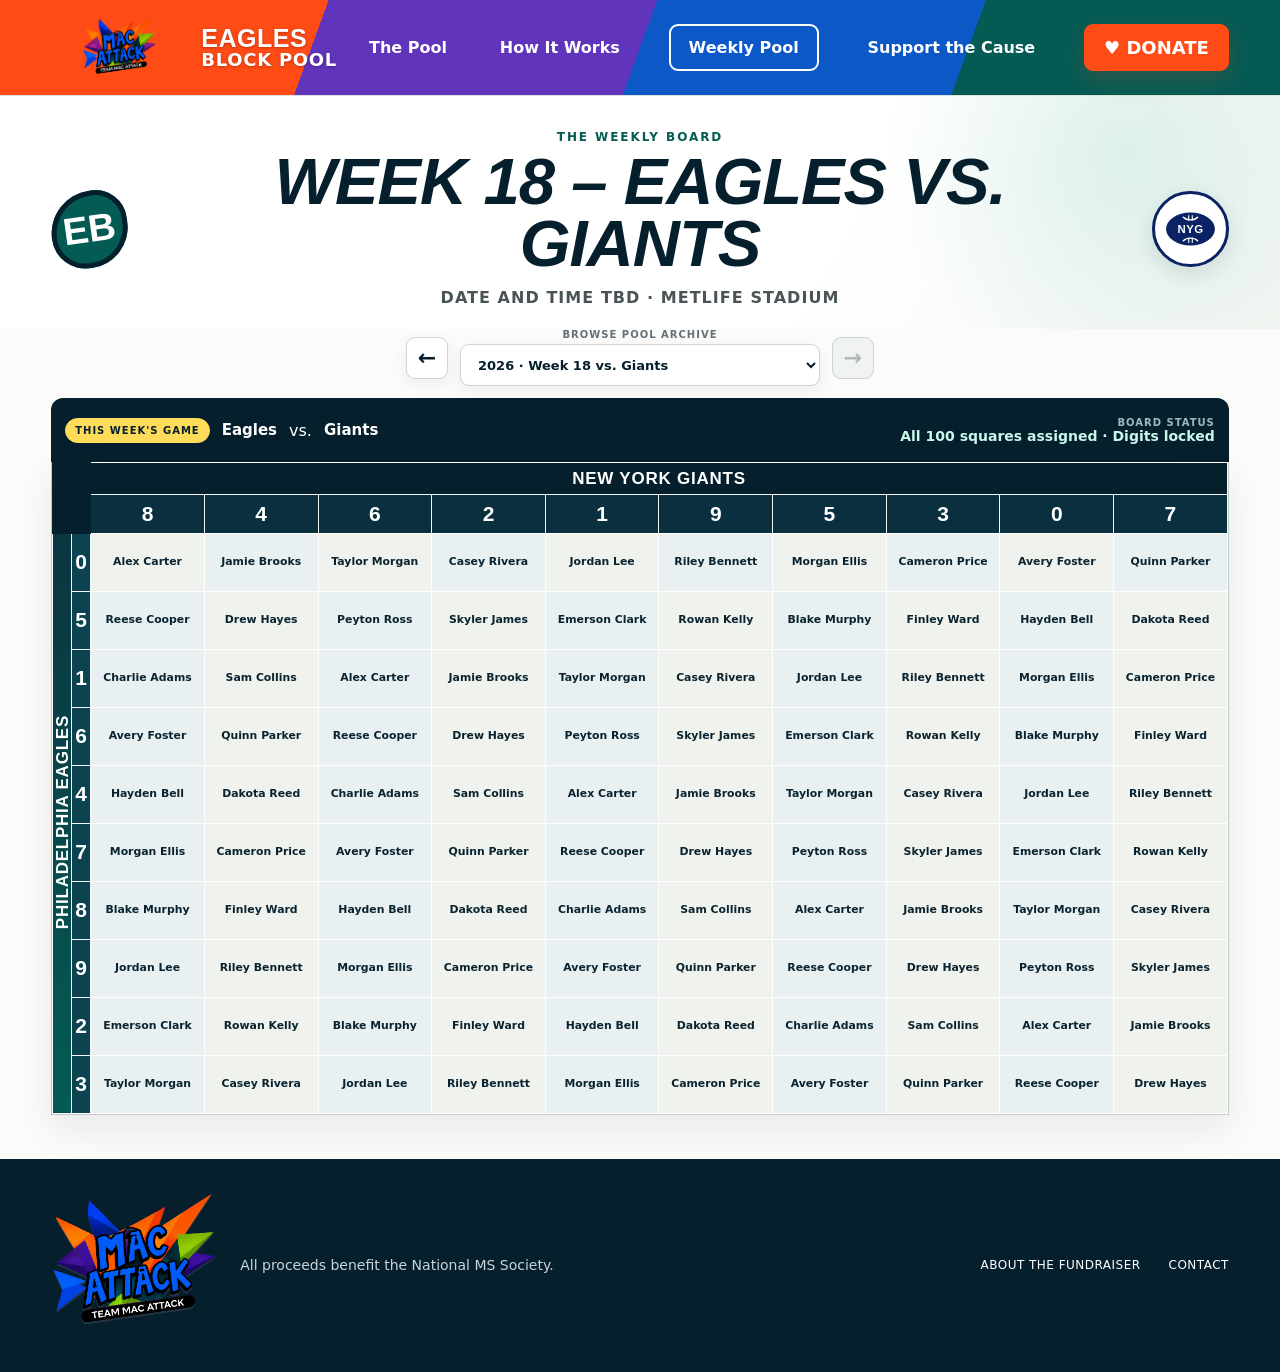
<file: index.html>
<!doctype html>
<html lang="en">
  <head>
    <meta charset="UTF-8" />
    <meta name="viewport" content="width=device-width, initial-scale=1.0" />
    <meta http-equiv="Cache-Control" content="no-cache, no-store, must-revalidate" />
    <meta http-equiv="Pragma" content="no-cache" />
    <meta http-equiv="Expires" content="0" />
    <title>Eagles Block Pool</title>
  </head>
  <body>
    <p><a href="weekly-pool/">Open the weekly pool</a></p>
    <script>
      window.location.replace(`weekly-pool/?v=${Date.now().toString(36)}`);
    </script>
  </body>
</html>
</file>
<file: src/styles.css>
:root {
  --navy: #061f2c;
  --navy-soft: #0b3441;
  --green: #045b54;
  --green-bright: #14a78f;
  --cream: #f4f1e9;
  --orange: #ff4b16;
  --ink: #092330;
  --muted: #647179;
  --line: #d7dddc;
  --white: #fff;
  font-family: Inter, Avenir, "Segoe UI", system-ui, sans-serif;
  color: var(--ink);
  background: #f7f7f4;
}

* { box-sizing: border-box; }
html { scroll-behavior: smooth; }
body { margin: 0; min-width: 320px; background: #fbfbf9; }
a { color: inherit; }
img { display: block; max-width: 100%; }
button, a { -webkit-tap-highlight-color: transparent; }

.sr-only {
  position: absolute;
  width: 1px;
  height: 1px;
  padding: 0;
  margin: -1px;
  overflow: hidden;
  clip: rect(0, 0, 0, 0);
  white-space: nowrap;
  border: 0;
}

.site-header {
  position: relative;
  z-index: 5;
  min-height: 96px;
  padding: 10px clamp(20px, 4vw, 68px);
  display: flex;
  align-items: center;
  justify-content: space-between;
  gap: 28px;
  background: linear-gradient(110deg, var(--orange) 0 25%, #6134bc 25% 50%, #0c58c7 50% 75%, var(--green) 75% 100%);
  border-bottom: 1px solid #dce1df;
}

.brand { display: flex; align-items: center; gap: 14px; color: white; font-size: 18px; white-space: nowrap; text-shadow: 0 1px 3px rgba(0,0,0,.28); }
.brand img { width: 145px; height: 74px; object-fit: contain; }
.brand span { display: grid; line-height: 1.05; text-transform: uppercase; font-weight: 600; letter-spacing: .04em; }
.brand b { font: 900 25px/1 "Arial Narrow", Impact, sans-serif; letter-spacing: .02em; }

.site-nav { display: flex; align-items: center; gap: clamp(18px, 3.5vw, 54px); font-weight: 700; color: white; }
.site-nav a { text-decoration: none; padding: 12px 4px; white-space: nowrap; }
.site-nav a:hover { color: white; opacity: .82; }
.site-nav__active { border: 2px solid white; border-radius: 9px; padding-inline: 18px !important; color: white; }
.site-nav .donate-button { padding: 13px 20px; border-radius: 9px; color: white; background: var(--orange); text-transform: uppercase; font-size: 18px; box-shadow: 0 8px 24px rgba(255,75,22,.18); }
.site-nav .donate-button:hover { color: white; background: #dd3609; }
.nav-toggle { display: none; border: 1px solid var(--line); background: white; border-radius: 7px; padding: 9px 12px; font: inherit; font-weight: 700; }

.matchup {
  padding: 34px clamp(20px, 4vw, 68px) 22px;
  text-align: center;
  background:
    radial-gradient(circle at 88% 25%, rgba(20,167,143,.12), transparent 21%),
    linear-gradient(120deg, #fff 65%, #f2f5f1);
}

.matchup__eyebrow { margin: 0 0 7px; text-transform: uppercase; letter-spacing: .16em; font-size: 12px; font-weight: 800; color: var(--green); }
.matchup__title-row { display: flex; align-items: center; justify-content: center; gap: clamp(18px, 4vw, 44px); }
.matchup h1 { margin: 0; font: italic 900 clamp(40px, 5.1vw, 74px)/.95 "Arial Narrow", Impact, sans-serif; text-transform: uppercase; letter-spacing: -.015em; color: var(--navy); }
.matchup__meta { margin: 13px 0 0; text-transform: uppercase; letter-spacing: .065em; font-size: clamp(12px, 1.3vw, 16px); font-weight: 600; color: #4a5457; }
.team-mark { display: grid; place-items: center; flex: 0 0 auto; width: clamp(54px, 6vw, 78px); aspect-ratio: 1; font: 900 clamp(24px, 3vw, 38px)/1 "Arial Narrow", Impact, sans-serif; }
.team-mark--eagles { color: white; background: var(--green); border-radius: 58% 42% 55% 45%; transform: rotate(-8deg); box-shadow: inset 0 0 0 5px var(--navy); }
.team-mark--opponent { padding: 7px; border: 3px solid var(--opponent-color, #13265c); border-radius: 50%; background: white; box-shadow: 0 7px 22px rgba(6,31,44,.12); }
.team-mark--opponent img { width: 100%; height: 100%; object-fit: contain; }

.pool-layout { padding: 0 clamp(20px, 4vw, 68px) 44px; max-width: 1800px; margin: 0 auto; }
.week-switcher { display: flex; align-items: center; justify-content: center; gap: 12px; margin: 0 0 12px; }
.week-switcher__arrow { display: grid; place-items: center; width: 42px; height: 42px; border: 1px solid #cbd5d3; border-radius: 9px; background: white; color: var(--navy); text-decoration: none; font-size: 22px; font-weight: 800; box-shadow: 0 5px 16px rgba(6,31,44,.06); }
.week-switcher__arrow:hover { color: white; background: var(--green); border-color: var(--green); }
.week-switcher__arrow--disabled { color: #aeb9b8; background: #f1f3f1; box-shadow: none; cursor: not-allowed; }
.week-switcher__select { display: grid; gap: 4px; min-width: min(360px, calc(100vw - 132px)); }
.week-switcher__select span { text-align: center; color: var(--muted); font-size: 10px; font-weight: 800; letter-spacing: .1em; text-transform: uppercase; }
.week-switcher__select select { width: 100%; height: 42px; padding: 0 38px 0 13px; border: 1px solid #cbd5d3; border-radius: 9px; color: var(--navy); background: white; font: inherit; font-size: 13px; font-weight: 750; box-shadow: 0 5px 16px rgba(6,31,44,.06); }
.board-panel { min-width: 0; }
.score-strip { min-height: 64px; padding: 10px 14px; display: flex; align-items: center; justify-content: space-between; gap: 18px; border-radius: 12px 12px 0 0; color: white; background: var(--navy); }
.score-strip__game { display: flex; align-items: center; gap: 12px; }
.score-strip__game strong { font-size: 15px; }
.score-strip__game em { margin-left: 4px; font: normal 800 22px/1 "Arial Narrow", Impact, sans-serif; }
.status-pill { display: inline-block; padding: 6px 9px; border: 1px solid rgba(255,255,255,.28); border-radius: 100px; font-size: 10px; font-weight: 800; text-transform: uppercase; letter-spacing: .1em; }
.status-pill--final { color: var(--navy); background: #72e4cb; border-color: #72e4cb; }
.status-pill--upcoming { color: var(--navy); background: #ffdb5a; border-color: #ffdb5a; }
.winner-callout { display: grid; text-align: right; }
.winner-callout span { color: #9fb8bd; font-size: 10px; font-weight: 700; text-transform: uppercase; letter-spacing: .1em; }
.winner-callout strong { color: #fff4b7; font-size: 14px; }
.winner-callout--pregame strong { color: #c9f7ec; }
.error-message { display: grid; gap: 2px; }
.error-message span { color: #d1dcde; font-size: 12px; }

.board-scroll { width: 100%; overflow-x: auto; background: white; border: 1px solid #bec9c8; border-top: 0; box-shadow: 0 15px 35px rgba(4,31,44,.08); }
.board-scroll:focus-visible { outline: 3px solid var(--green-bright); outline-offset: 3px; }
.pool-grid { width: 100%; min-width: 900px; table-layout: fixed; border-collapse: collapse; }
.pool-grid th, .pool-grid td { border: 1px solid rgba(255,255,255,.95); }
.corner { width: 38px; padding: 0; border-color: var(--navy) !important; background: var(--navy); }
.axis-title { color: white; background: var(--navy); text-transform: uppercase; font: 800 17px/1 "Arial Narrow", Impact, sans-serif; letter-spacing: .045em; }
.axis-title--top { height: 32px; }
.axis-title--side { width: 38px; padding: 0; background: linear-gradient(var(--navy-soft), var(--green)); }
.axis-title--side span { display: inline-block; white-space: nowrap; writing-mode: vertical-rl; transform: rotate(180deg); }
.digit { width: 40px; padding: 0; text-align: center; color: white; background: #0a3040; font: 800 21px/1.8 "Arial Narrow", Impact, sans-serif; }
.digit--side { width: 40px; background: #0d4350; }
.pool-square { position: relative; height: 58px; padding: 5px 4px; text-align: center; vertical-align: middle; background: #f0f2ee; overflow: hidden; }
.pool-square:nth-child(even) { background: #e8f0f1; }
.pool-square span { display: block; overflow-wrap: anywhere; font-size: clamp(10px, .85vw, 13px); font-weight: 700; line-height: 1.12; }
.pool-square--winner { color: #fff; background: linear-gradient(145deg, #087d6e, #064c49) !important; box-shadow: inset 0 0 0 4px #ffdb5a; }
.pool-square--winner::before { content: "★"; position: absolute; top: 2px; right: 4px; color: #ffdb5a; font-size: 11px; }
.pool-square--winner small { display: block; margin-top: 3px; color: #ffeb9c; text-transform: uppercase; font-size: 8px; font-weight: 900; letter-spacing: .08em; }
.scroll-hint { display: none; margin: 8px 0 0; color: var(--muted); font-size: 12px; }

.site-footer { min-height: 112px; padding: 24px clamp(20px, 4vw, 68px); display: flex; align-items: center; justify-content: space-between; gap: 30px; color: white; background: var(--navy); }
.footer-brand { display: flex; align-items: center; gap: 24px; }
.footer-brand img { width: 165px; filter: drop-shadow(0 2px 0 rgba(255,255,255,.1)); }
.footer-brand span { color: #c9d5d7; font-size: 14px; }
.footer-links { display: flex; gap: 28px; text-transform: uppercase; font-size: 12px; letter-spacing: .04em; }
.footer-links a { text-decoration: none; }
.footer-links a:hover { color: #72e4cb; }

@media (max-width: 1120px) {
  .brand span { display: none; }
  .site-nav { gap: 18px; font-size: 13px; }
  .site-nav .donate-button { font-size: 14px; }
}

@media (max-width: 760px) {
  .site-header { min-height: 78px; padding: 6px 18px; }
  .brand img { width: 112px; height: 62px; }
  .nav-toggle { display: block; }
  .site-nav { position: absolute; top: 100%; left: 0; right: 0; display: none; padding: 14px 20px 22px; flex-direction: column; align-items: stretch; gap: 2px; color: var(--navy); background: white; border-bottom: 1px solid var(--line); box-shadow: 0 12px 24px rgba(4,31,44,.13); }
  .site-nav a:hover { color: var(--green); opacity: 1; }
  .site-nav__active { color: #1452f4; border-color: #1452f4; }
  .site-nav--open { display: flex; }
  .site-nav__active { text-align: center; }
  .site-nav .donate-button { text-align: center; }
  .matchup { padding: 27px 18px 18px; }
  .matchup__title-row { gap: 12px; }
  .matchup h1 { font-size: clamp(34px, 10vw, 48px); }
  .team-mark { display: none; }
  .pool-layout { padding: 0 12px 30px; }
  .week-switcher { gap: 7px; }
  .week-switcher__arrow { width: 38px; height: 38px; }
  .week-switcher__select { min-width: 0; flex: 1; }
  .week-switcher__select select { height: 38px; font-size: 12px; }
  .score-strip { align-items: stretch; flex-direction: column; gap: 8px; }
  .winner-callout { text-align: left; }
  .scroll-hint { display: block; }
  .site-footer { align-items: flex-start; flex-direction: column; }
  .footer-brand { align-items: flex-start; flex-direction: column; gap: 12px; }
}

@media (prefers-reduced-motion: reduce) {
  html { scroll-behavior: auto; }
}
</file>
